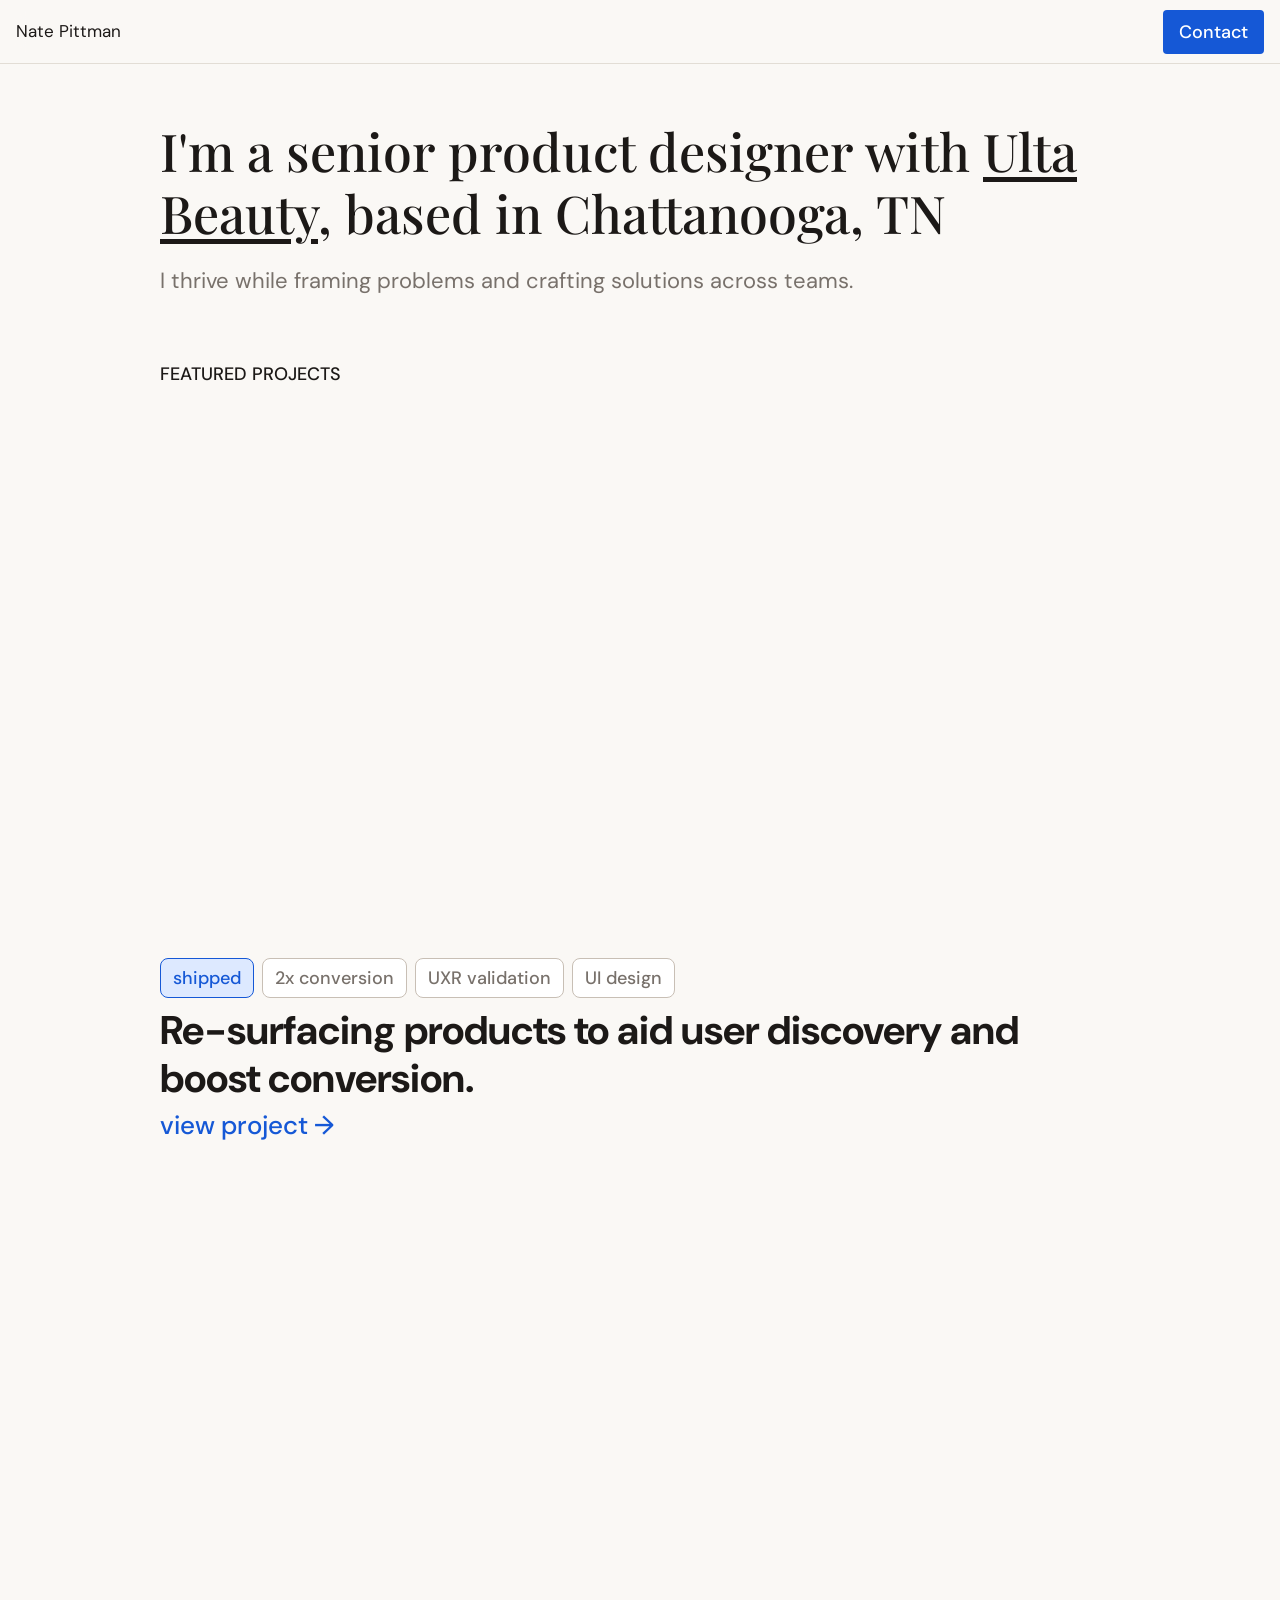
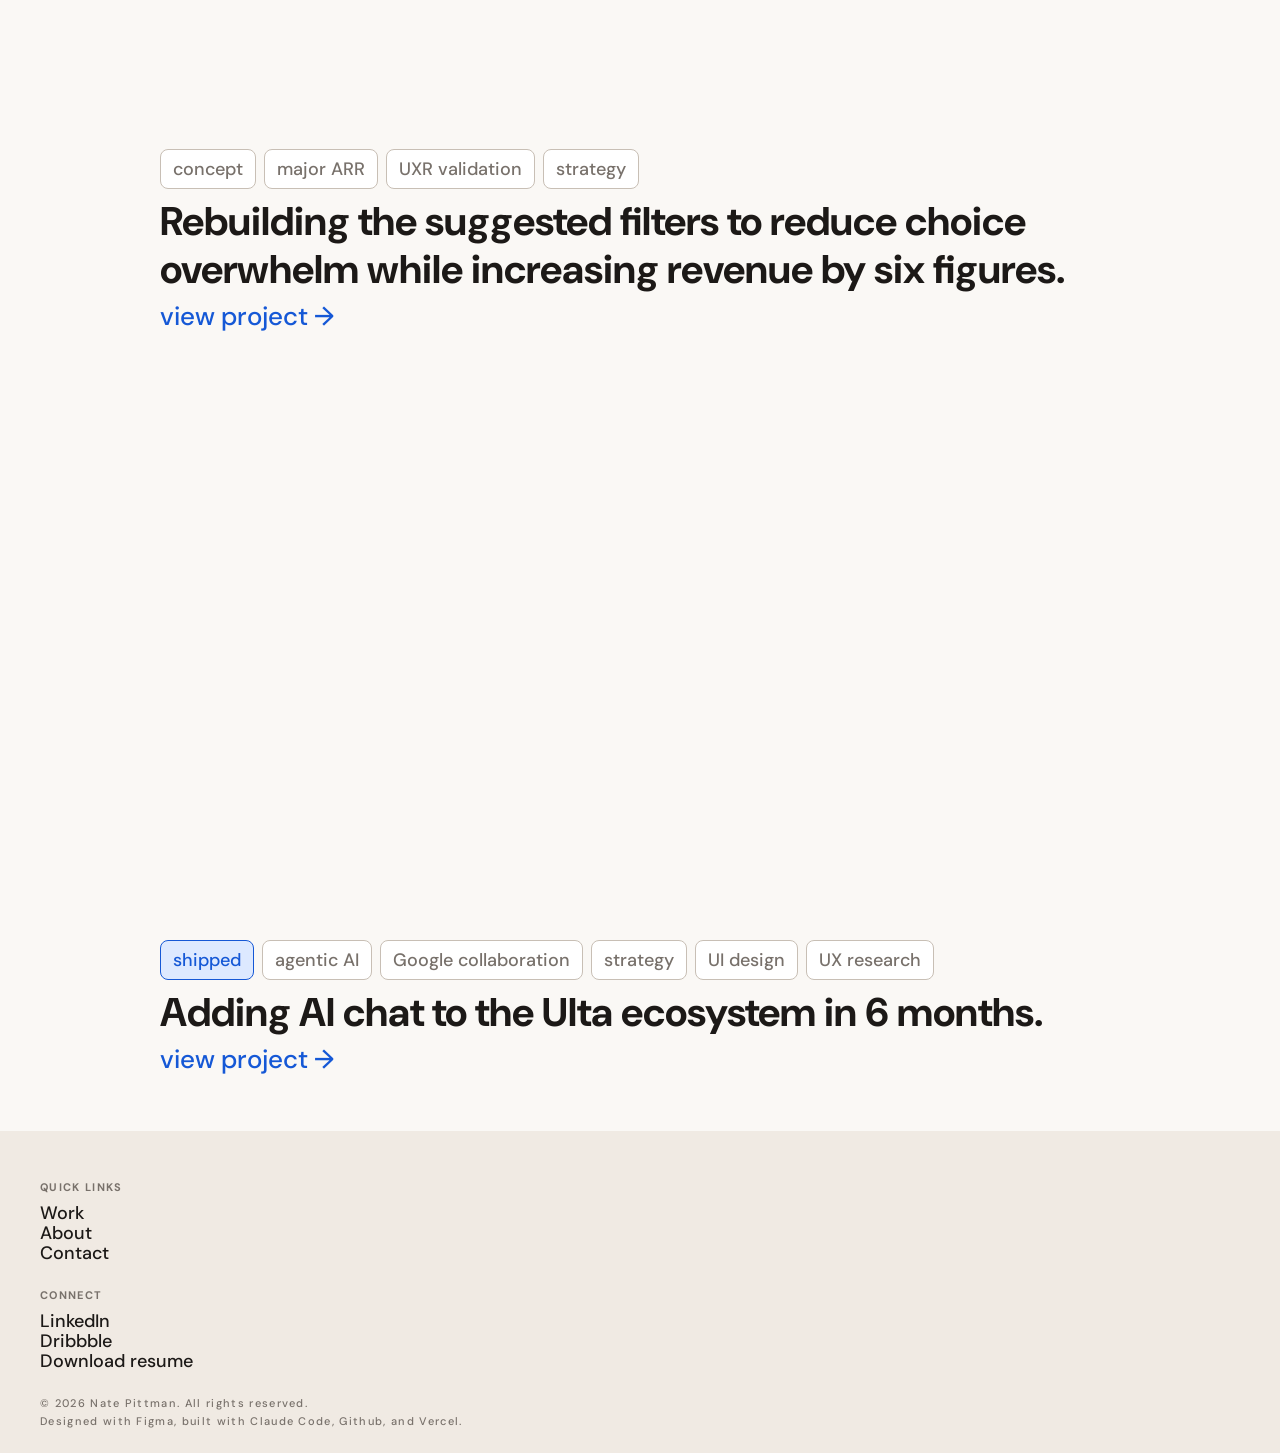
<file: index.html>
<!DOCTYPE html>
<html lang="en">
<head>
  <meta charset="UTF-8" />
  <meta name="viewport" content="width=device-width, initial-scale=1.0" />
  <title>Nate Pittman — Product Designer</title>
  <link rel="stylesheet" href="css/style.css" />
</head>
<body>

  <!-- Navigation — fixed to top of screen, stays visible while scrolling -->
  <nav class="nav">
    <!-- "NJP" on mobile, "Nate Pittman" on desktop — toggled via CSS -->
    <span class="nav-wordmark">
      <span class="nav-wordmark-mobile">NJP</span>
      <span class="nav-wordmark-desktop">Nate Pittman</span>
    </span>
    <a href="#contact" class="btn-primary">Contact</a>
  </nav>

  <!-- Main content — padding-top pushes everything below the fixed nav -->
  <main class="main">

    <!-- Hero section — headline with inline company link, bio -->
    <section class="hero">
      <div class="site-container">
        <div class="hero-copy">

          <!--
            The heading is now a single sentence with Ulta Beauty as an inline
            underlined link — it inherits the heading color, not accent blue.
          -->
          <h1 class="hero-heading">I'm a senior product designer with <a href="https://www.ulta.com" class="hero-company-link" target="_blank" rel="noopener">Ulta Beauty</a>, based in Chattanooga, TN</h1>

          <p class="hero-bio">I thrive while framing problems and crafting solutions across teams.</p>

        </div>
      </div>
    </section>

    <!-- Project grid — featured case studies -->
    <section class="grid-section">
      <div class="site-container">

        <p class="grid-eyebrow">Featured Projects</p>

        <div class="project-grid">

          <!-- Card 1: Recently viewed rail -->
          <article class="card-project">
            <!-- card-image now holds only the thumbnail — tags moved to card-details below -->
            <a href="case-study-1.html" class="card-image">
              <picture>
                <source media="(min-width: 768px)" srcset="assets/images/case-study-1/thumbnail/image-thumbnail-recentlyviewed-lg.png">
                <img src="assets/images/case-study-1/thumbnail/image-thumbnail-recentlyviewed-sm.png" alt="Recently viewed rail in Ulta search" />
              </picture>
            </a>
            <div class="card-details">
              <div class="tag-rail">
                <span class="tag tag-shipped">shipped</span>
                <span class="tag tag-neutral">2x conversion</span>
                <span class="tag tag-neutral">UXR validation</span>
                <span class="tag tag-neutral desktop-only">UI design</span>
              </div>
              <p class="card-title">Re-surfacing products to aid user discovery and boost conversion.</p>
              <a href="case-study-1.html" class="btn-tertiary">view project →</a>
            </div>
          </article>

          <!-- Card 2: Filter & guided navigation evolution -->
          <article class="card-project">
            <a href="case-study-2.html" class="card-image">
              <picture>
                <source media="(min-width: 768px)" srcset="assets/images/case-study-2/thumbnail/image-thumbnail-filterguidednav-lg.png">
                <img src="assets/images/case-study-2/thumbnail/image-thumbnail-filterguidednav-sm.png" alt="Filter and guided navigation evolution" />
              </picture>
            </a>
            <div class="card-details">
              <div class="tag-rail">
                <span class="tag tag-neutral">concept</span>
                <span class="tag tag-neutral">major ARR</span>
                <span class="tag tag-neutral mobile-only">analytics</span>
                <span class="tag tag-neutral desktop-only">UXR validation</span>
                <span class="tag tag-neutral">strategy</span>
              </div>
              <p class="card-title">Rebuilding the suggested filters to reduce choice overwhelm while increasing revenue by six figures.</p>
              <a href="case-study-2.html" class="btn-tertiary">view project →</a>
            </div>
          </article>

          <!-- Card 3: Ulta AI MVP -->
          <article class="card-project">
            <a href="#" class="card-image">
              <picture>
                <source media="(min-width: 768px)" srcset="assets/images/case-study-3/thumbnail/image-thumbnail-aimvp-lg.png">
                <img src="assets/images/case-study-3/thumbnail/image-thumbnail-aimvp-sm.png" alt="Ulta AI MVP" />
              </picture>
            </a>
            <div class="card-details">
              <div class="tag-rail">
                <span class="tag tag-shipped">shipped</span>
                <span class="tag tag-neutral">agentic AI</span>
                <span class="tag tag-neutral mobile-only">Google</span>
                <span class="tag tag-neutral desktop-only">Google collaboration</span>
                <span class="tag tag-neutral">strategy</span>
                <span class="tag tag-neutral desktop-only">UI design</span>
                <span class="tag tag-neutral desktop-only">UX research</span>
              </div>
              <p class="card-title">Adding AI chat to the Ulta ecosystem in 6 months.</p>
              <a href="#" class="btn-tertiary">view project →</a>
            </div>
          </article>

        </div>
      </div>
    </section>

    <!-- Footer -->
    <footer class="footer">

      <!-- Quick Links -->
      <div class="footer-section">
        <p class="grid-eyebrow">Quick Links</p>
        <nav class="footer-links">
          <a href="#" class="footer-link">Work</a>
          <a href="#" class="footer-link">About</a>
          <a href="#" class="footer-link">Contact</a>
        </nav>
      </div>

      <!-- Connect / Social -->
      <div class="footer-section">
        <p class="grid-eyebrow">Connect</p>
        <nav class="footer-links">
          <a href="#" class="footer-link">LinkedIn</a>
          <a href="#" class="footer-link">Dribbble</a>
          <a href="#" class="footer-link">Download resume</a>
        </nav>
      </div>

      <!-- Legal -->
      <div class="footer-legal">
        <p>© 2026 Nate Pittman. All rights reserved.</p>
        <p>Designed with Figma, built with Claude Code, Github, and Vercel.</p>
      </div>

    </footer>

  </main>

</body>
</html>
</file>
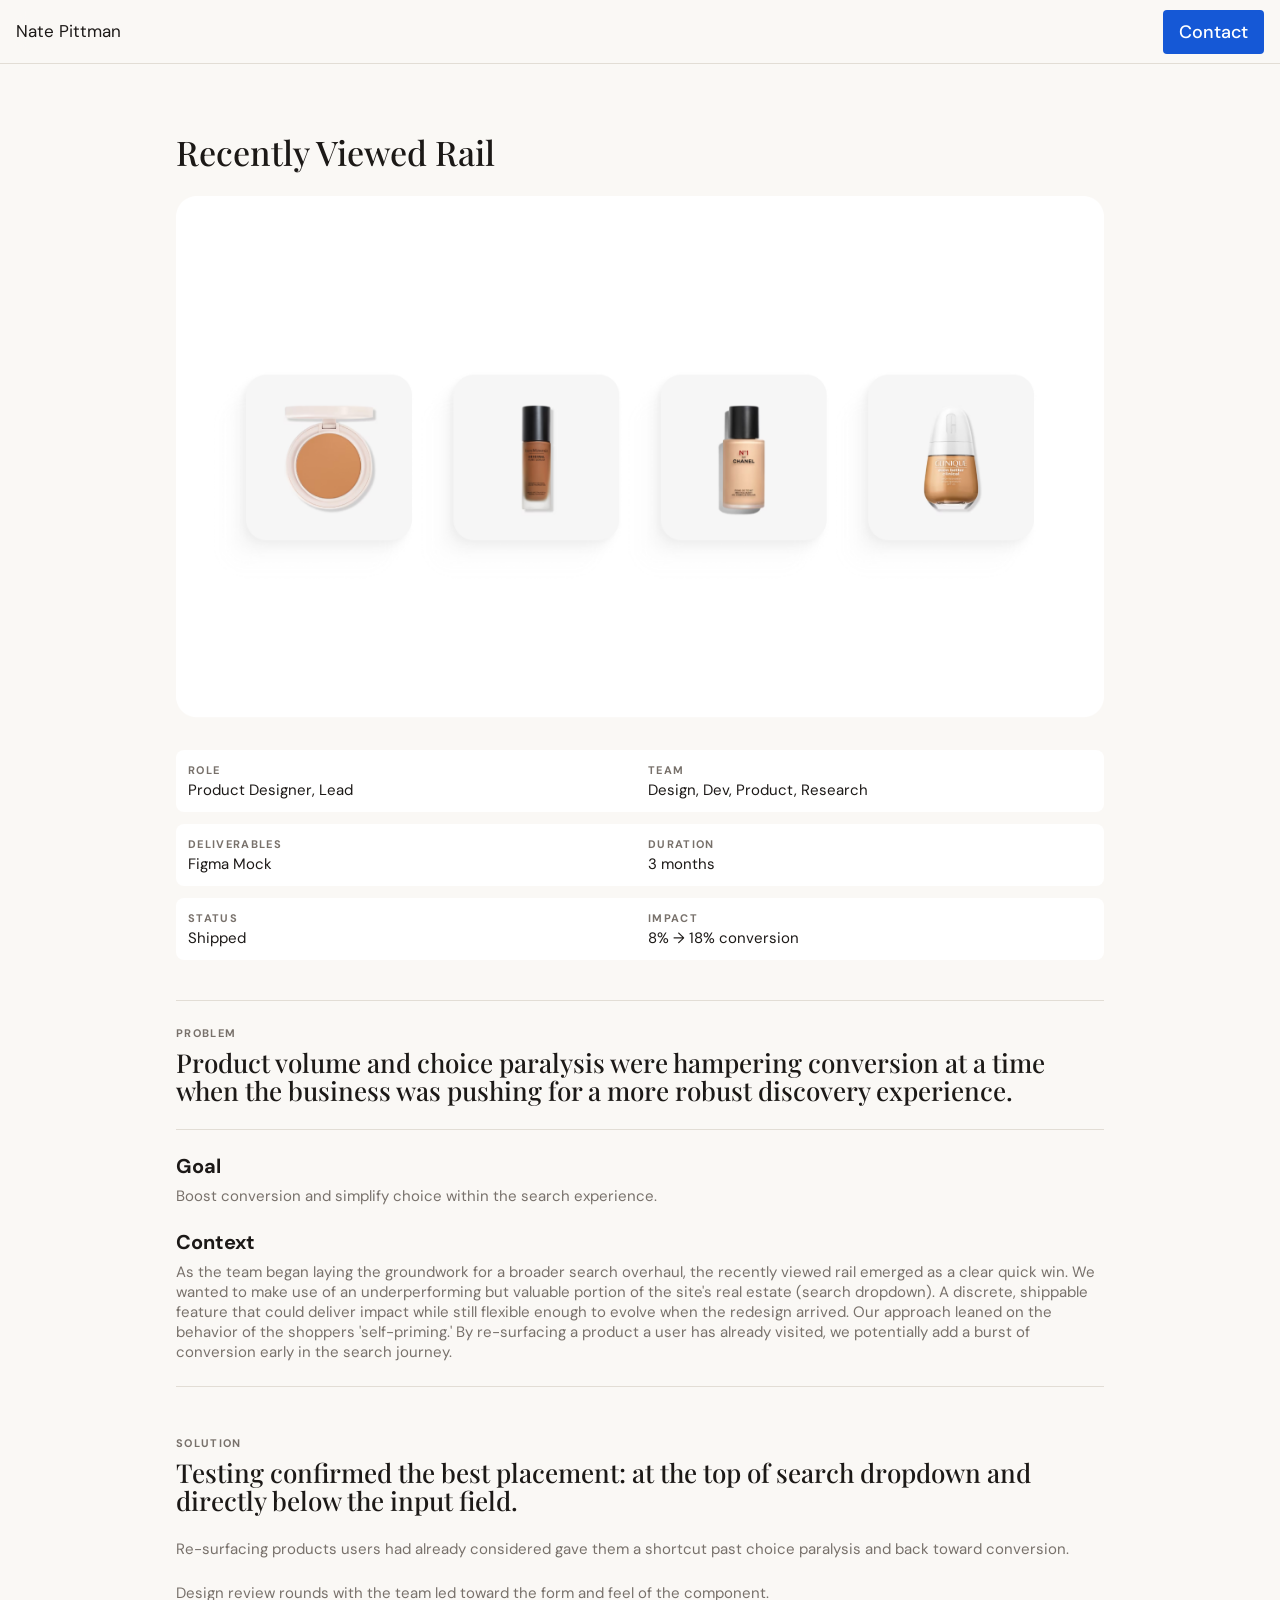
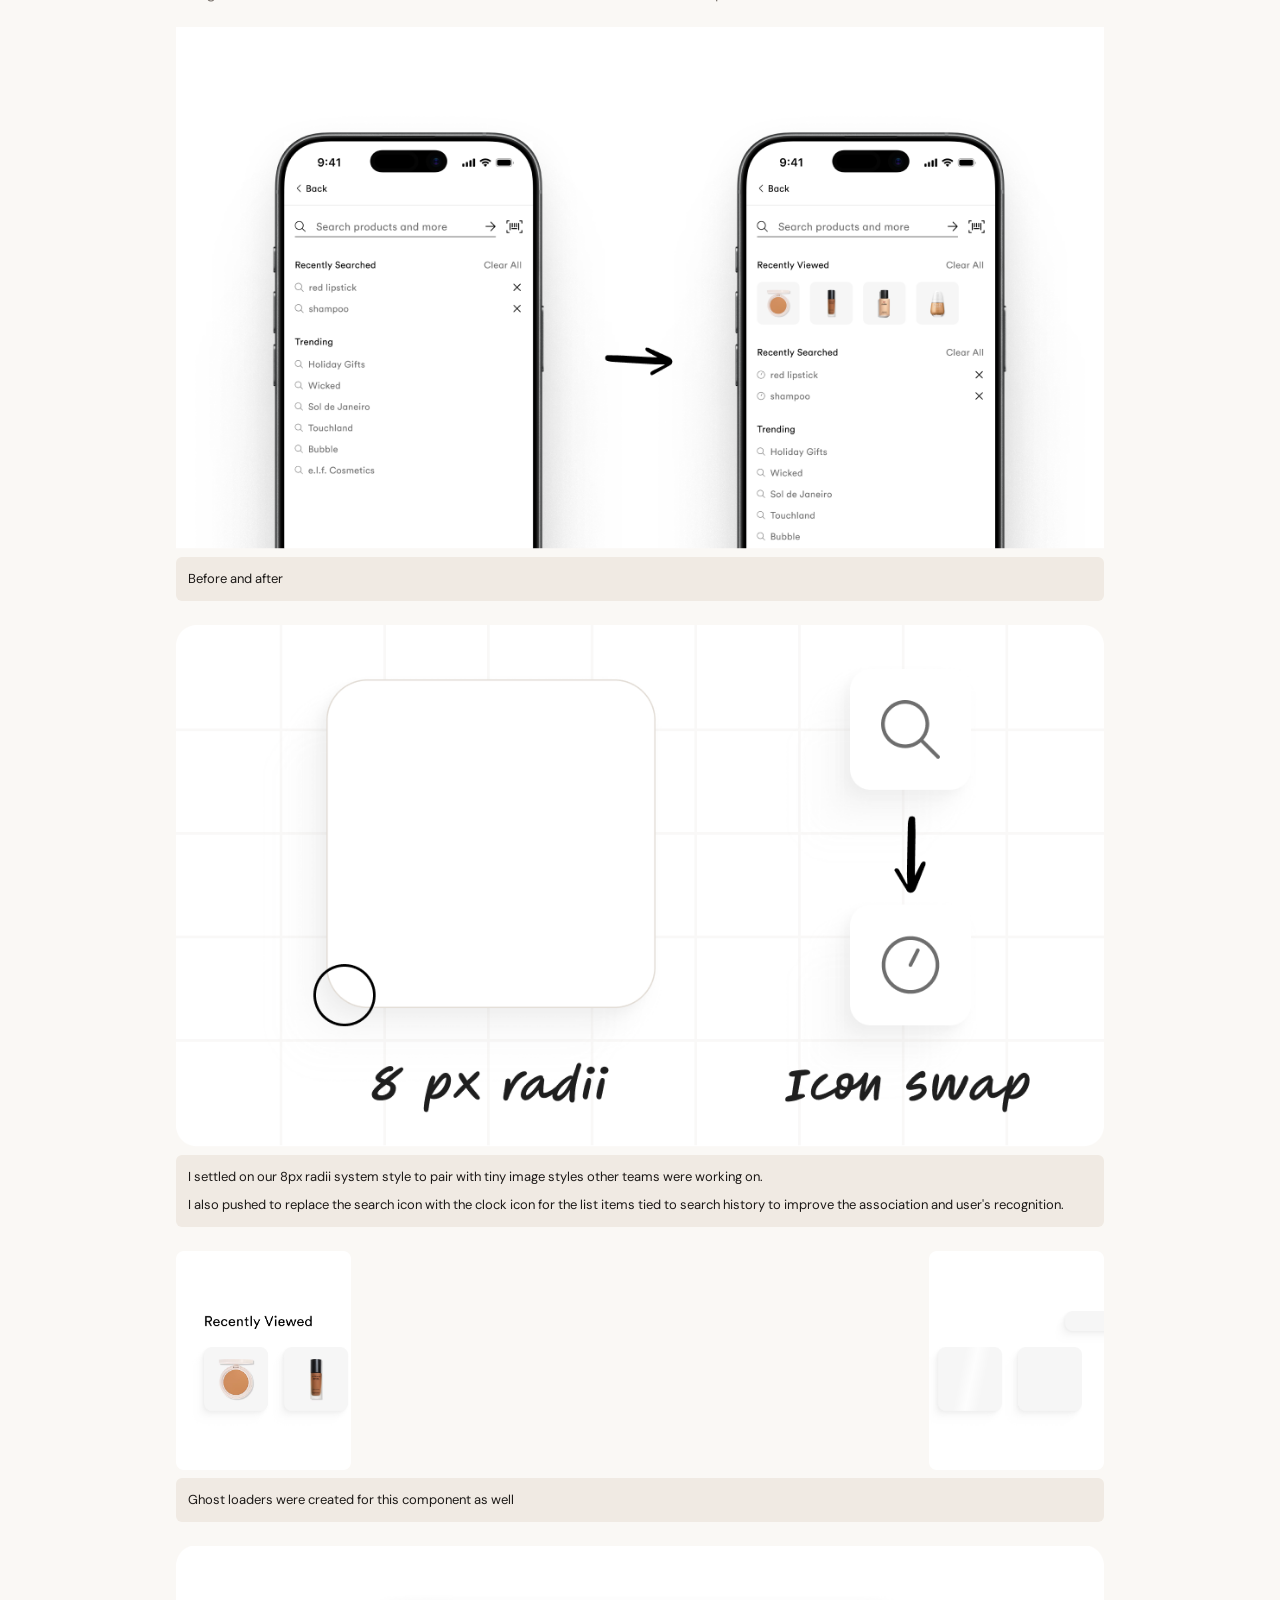
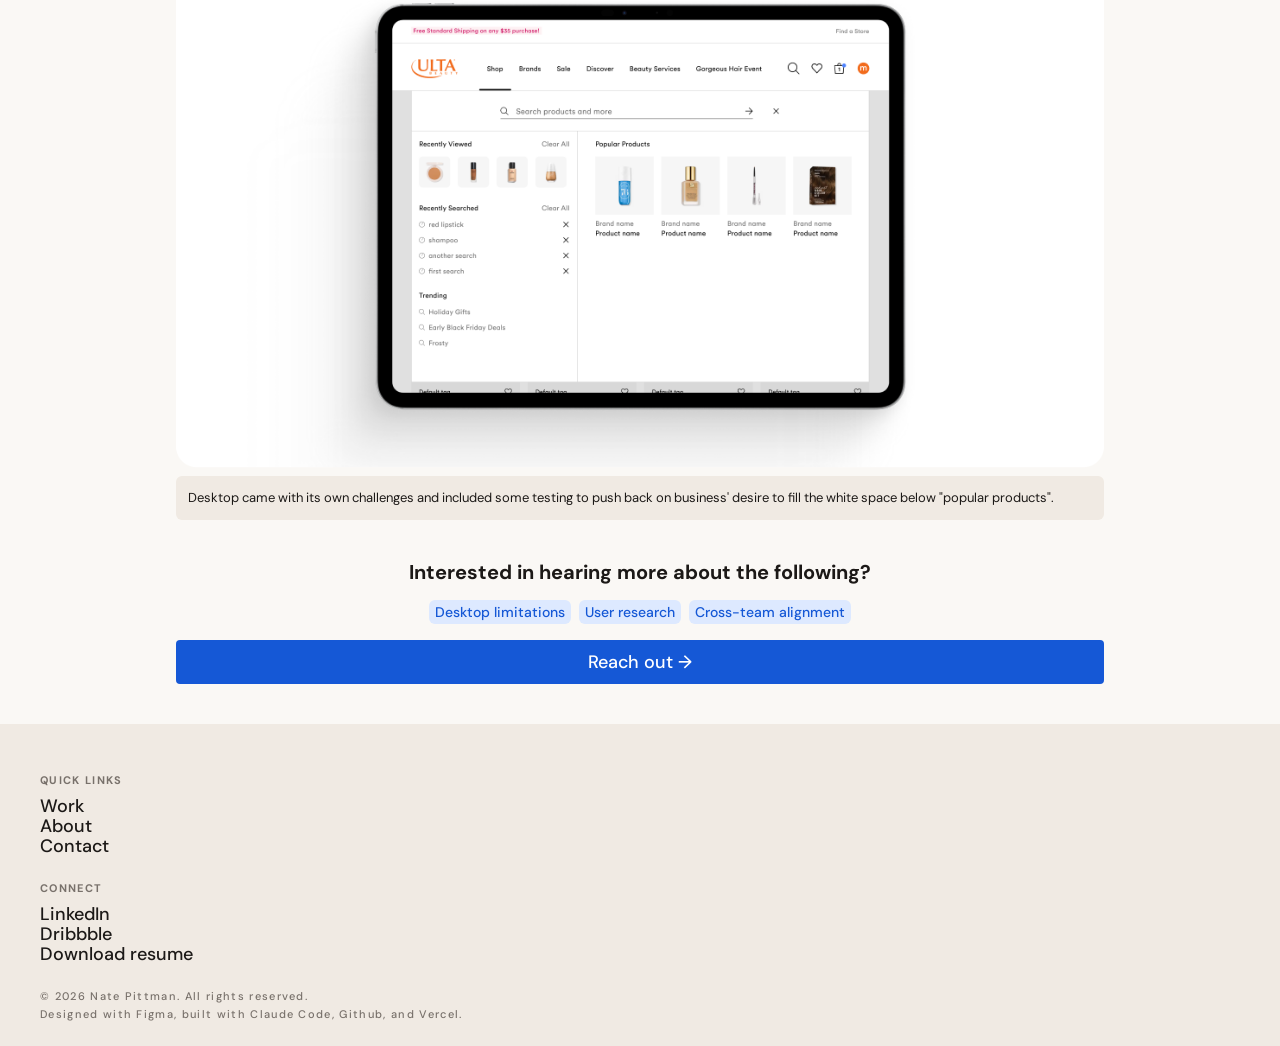
<file: case-study-1.html>
<!DOCTYPE html>
<html lang="en">
<head>
  <meta charset="UTF-8" />
  <meta name="viewport" content="width=device-width, initial-scale=1.0" />
  <title>Recently Viewed Rail — Nate Pittman</title>
  <link rel="stylesheet" href="css/style.css" />
</head>
<body>

  <!-- Navigation — same glass nav as homepage; wordmark links back to homepage -->
  <nav class="nav">
    <a href="index.html" class="nav-wordmark">Nate Pittman</a>
    <a href="index.html#contact" class="btn-primary">Contact</a>
  </nav>

  <!-- Main content — padding-top: 64px in CSS clears the fixed nav -->
  <main class="main">

    <!-- Extra space below the nav, matching case-study-2.html -->
    <div class="cs-header-spacer"></div>

    <!-- Page title -->
    <section class="cs-header">
      <h1 class="cs-title">Recently Viewed Rail</h1>
    </section>

    <!-- Hero image — full-width 16:9 -->
    <section class="cs-hero">
      <img
        src="assets/images/case-study-1/image-casestudy1-hero.png"
        alt="Recently viewed rail in Ulta Beauty search"
        class="cs-image-full"
      />
    </section>

    <!-- Overview bar — role, team, deliverables, duration, status, impact -->
    <section class="cs-overview">

      <div class="meta-card">
        <div class="meta-cell">
          <p class="grid-eyebrow">Role</p>
          <p class="meta-value">Product Designer, Lead</p>
        </div>
        <div class="meta-cell">
          <p class="grid-eyebrow">Team</p>
          <p class="meta-value">Design, Dev, Product, Research</p>
        </div>
      </div>

      <div class="meta-card">
        <div class="meta-cell">
          <p class="grid-eyebrow">Deliverables</p>
          <p class="meta-value">Figma Mock</p>
        </div>
        <div class="meta-cell">
          <p class="grid-eyebrow">Duration</p>
          <p class="meta-value">3 months</p>
        </div>
      </div>

      <div class="meta-card">
        <div class="meta-cell">
          <p class="grid-eyebrow">Status</p>
          <p class="meta-value">Shipped</p>
        </div>
        <div class="meta-cell">
          <p class="grid-eyebrow">Impact</p>
          <p class="meta-value">8% → 18% conversion</p>
        </div>
      </div>

    </section>

    <!-- Problem section -->
    <section class="cs-section">

      <div class="section-divider"></div>

      <!-- Eyebrow + problem statement -->
      <div class="cs-section-header">
        <p class="grid-eyebrow">Problem</p>
        <h2 class="cs-section-title">Product volume and choice paralysis were hampering conversion at a time when the business was pushing for a more robust discovery experience.</h2>
      </div>

      <div class="section-divider"></div>

      <!-- Goal -->
      <div class="cs-text-block">
        <h3 class="cs-subsection-title">Goal</h3>
        <p class="cs-body-muted">Boost conversion and simplify choice within the search experience.</p>
      </div>

      <!-- Context -->
      <div class="cs-text-block">
        <h3 class="cs-subsection-title">Context</h3>
        <p class="cs-body-muted">As the team began laying the groundwork for a broader search overhaul, the recently viewed rail emerged as a clear quick win. We wanted to make use of an underperforming but valuable portion of the site's real estate (search dropdown). A discrete, shippable feature that could deliver impact while still flexible enough to evolve when the redesign arrived. Our approach leaned on the behavior of the shoppers 'self-priming.' By re-surfacing a product a user has already visited, we potentially add a burst of conversion early in the search journey.</p>
      </div>

      <div class="section-divider"></div>

    </section>

    <!-- Solution section -->
    <section class="cs-section">

      <!-- Eyebrow + solution statement -->
      <div class="cs-section-header">
        <p class="grid-eyebrow">Solution</p>
        <h2 class="cs-section-title">Testing confirmed the best placement: at the top of search dropdown and directly below the input field.</h2>
      </div>

      <!-- Solution subtext — two short paragraphs -->
      <p class="cs-body-muted">Re-surfacing products users had already considered gave them a shortcut past choice paralysis and back toward conversion.</p>
      <p class="cs-body-muted">Design review rounds with the team led toward the form and feel of the component.</p>

      <!-- Image 1: Before and after -->
      <div class="cs-image-caption">
        <img
          src="assets/images/case-study-1/image-casestudy1-beforeafter.png"
          alt="Before and after comparison of the search dropdown"
          class="cs-image-full"
        />
        <div class="cs-caption">Before and after</div>
      </div>

      <!-- Image 2: Design details — radii and clock icon -->
      <div class="cs-image-caption">
        <img
          src="assets/images/case-study-1/image-casestudy1-details.png"
          alt="Design details showing component radii and icon decisions"
          class="cs-image-full"
        />
        <div class="cs-caption">
          <p>I settled on our 8px radii system style to pair with tiny image styles other teams were working on.</p>
          <p>I also pushed to replace the search icon with the clock icon for the list items tied to search history to improve the association and user's recognition.</p>
        </div>
      </div>

      <!-- Image 3: Two-up portraits — ghost loaders -->
      <div class="cs-image-caption">
        <div class="cs-two-up">
          <img
            src="assets/images/case-study-1/image-gallery-a.png"
            alt="Ghost loader state A"
          />
          <img
            src="assets/images/case-study-1/image-gallery-b.png"
            alt="Ghost loader state B"
          />
        </div>
        <div class="cs-caption">Ghost loaders were created for this component as well</div>
      </div>

      <!-- Image 4: Desktop challenges -->
      <div class="cs-image-caption">
        <img
          src="assets/images/case-study-1/image-casestudy1-desktop.png"
          alt="Desktop layout showing placement challenges"
          class="cs-image-full"
        />
        <div class="cs-caption">Desktop came with its own challenges and included some testing to push back on business' desire to fill the white space below "popular products".</div>
      </div>

      <!-- CTA block -->
      <div class="cs-cta">
        <h3 class="cs-cta-heading">Interested in hearing more about the following?</h3>
        <div class="cs-cta-tags">
          <span class="tag tag-accent">Desktop limitations</span>
          <span class="tag tag-accent">User research</span>
          <span class="tag tag-accent">Cross-team alignment</span>
        </div>
        <a href="index.html#contact" class="btn-reach-out">Reach out →</a>
      </div>

    </section>

    <!-- Footer — same structure as homepage -->
    <footer class="footer">

      <div class="footer-section">
        <p class="grid-eyebrow">Quick Links</p>
        <nav class="footer-links">
          <a href="index.html" class="footer-link">Work</a>
          <a href="#" class="footer-link">About</a>
          <a href="index.html#contact" class="footer-link">Contact</a>
        </nav>
      </div>

      <div class="footer-section">
        <p class="grid-eyebrow">Connect</p>
        <nav class="footer-links">
          <a href="#" class="footer-link">LinkedIn</a>
          <a href="#" class="footer-link">Dribbble</a>
          <a href="#" class="footer-link">Download resume</a>
        </nav>
      </div>

      <div class="footer-legal">
        <p>© 2026 Nate Pittman. All rights reserved.</p>
        <p>Designed with Figma, built with Claude Code, Github, and Vercel.</p>
      </div>

    </footer>

  </main>

</body>
</html>
</file>
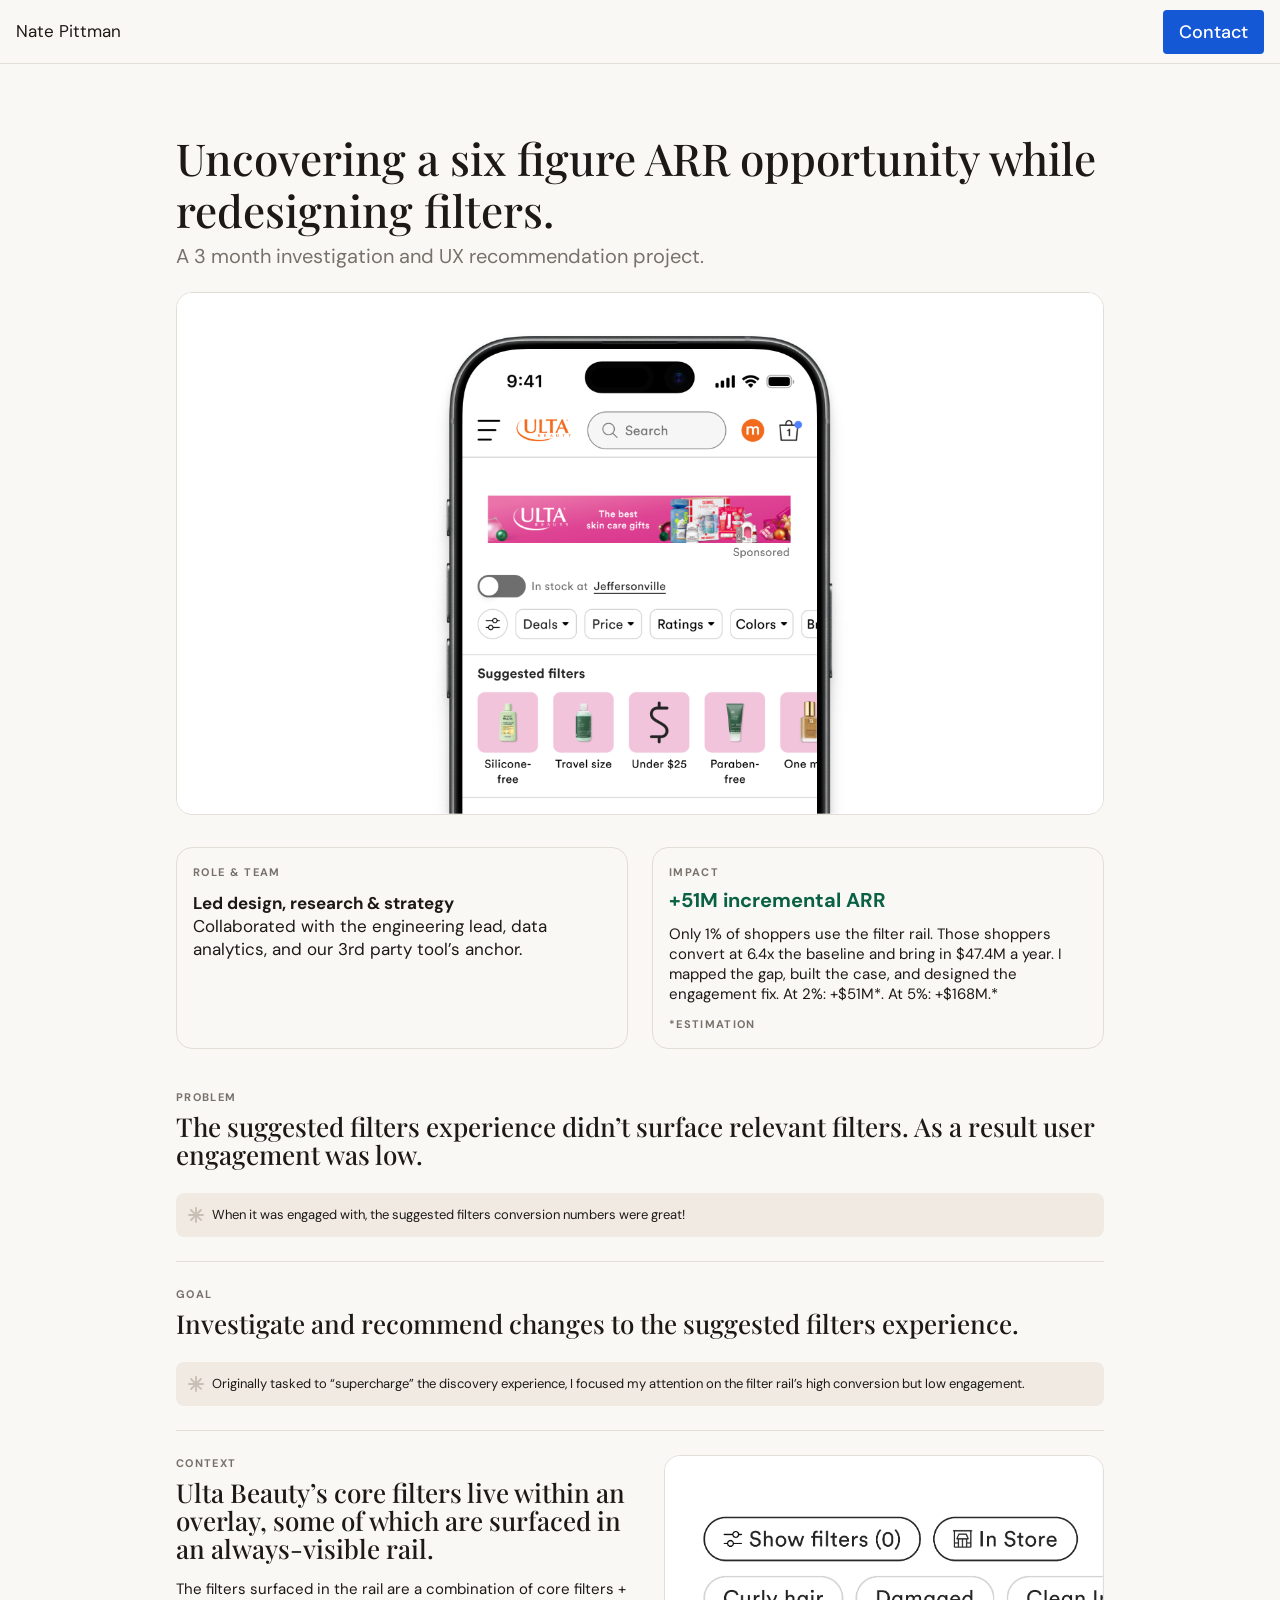
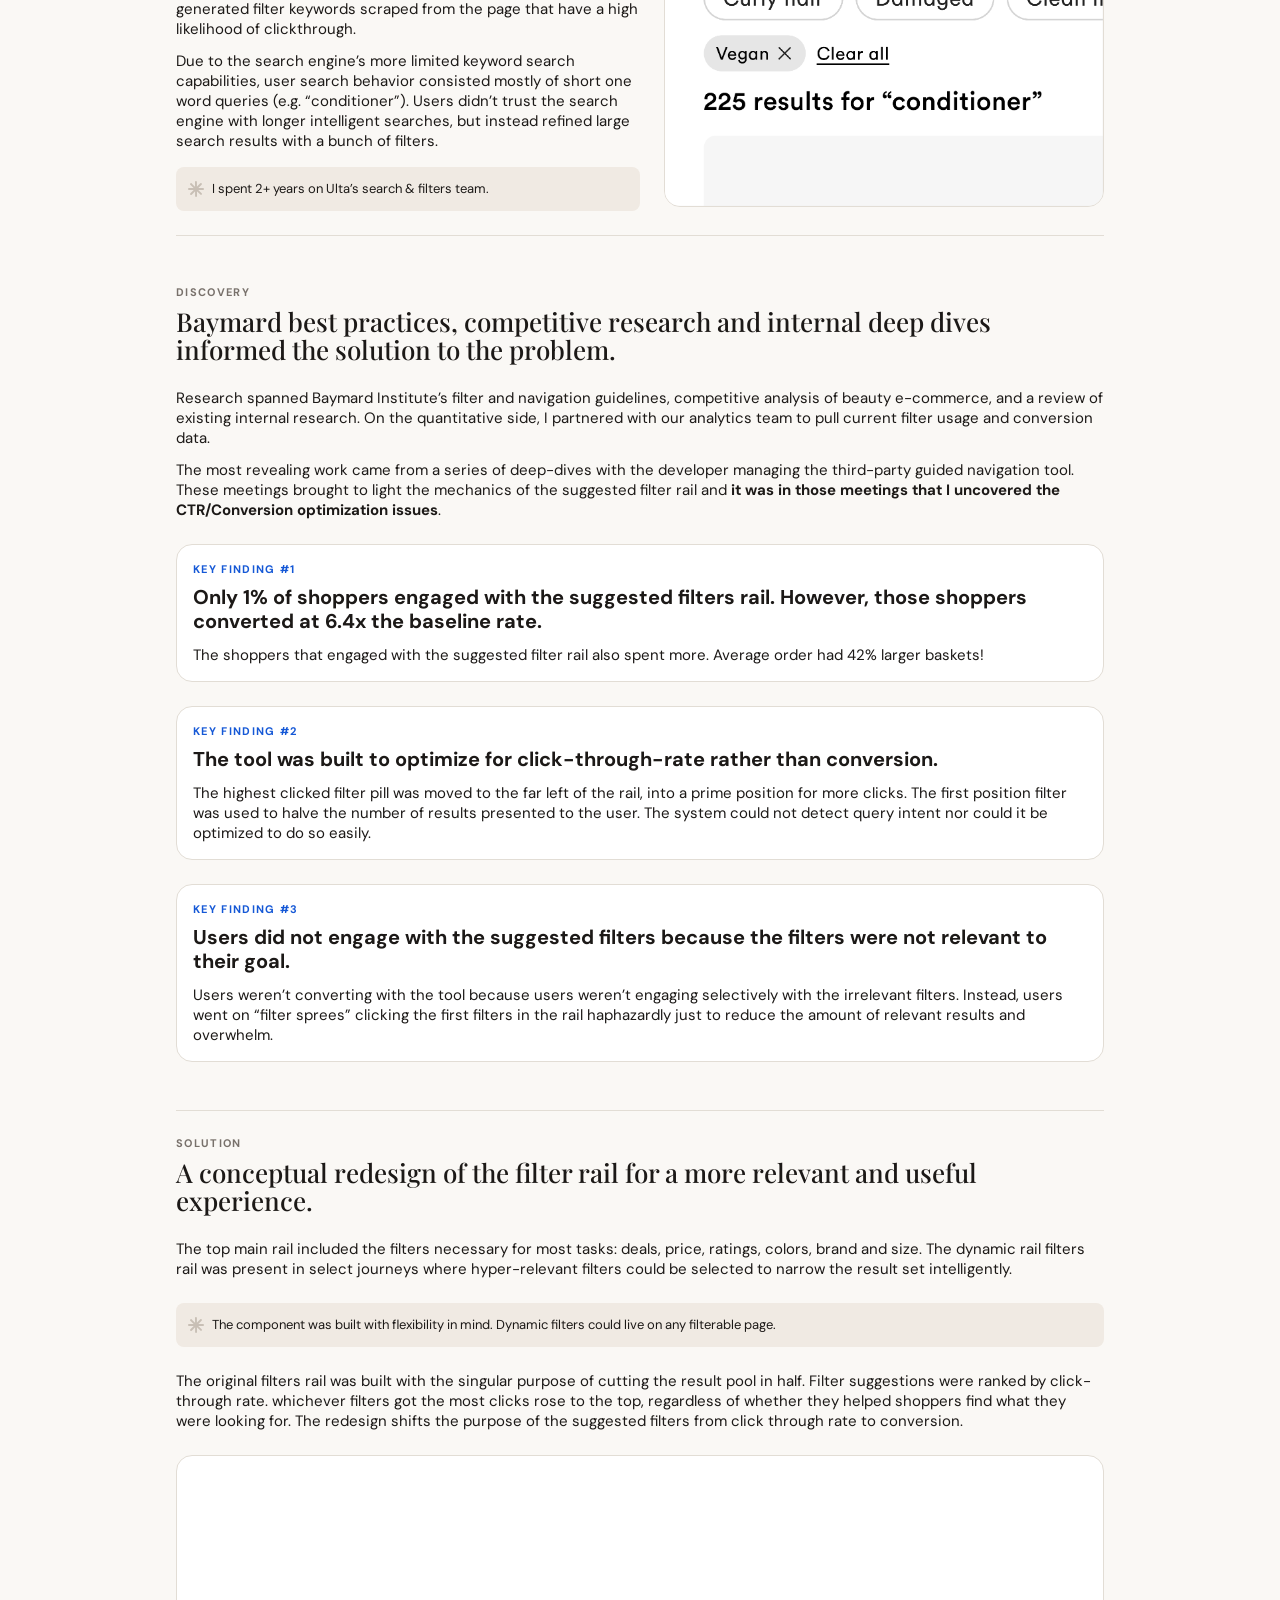
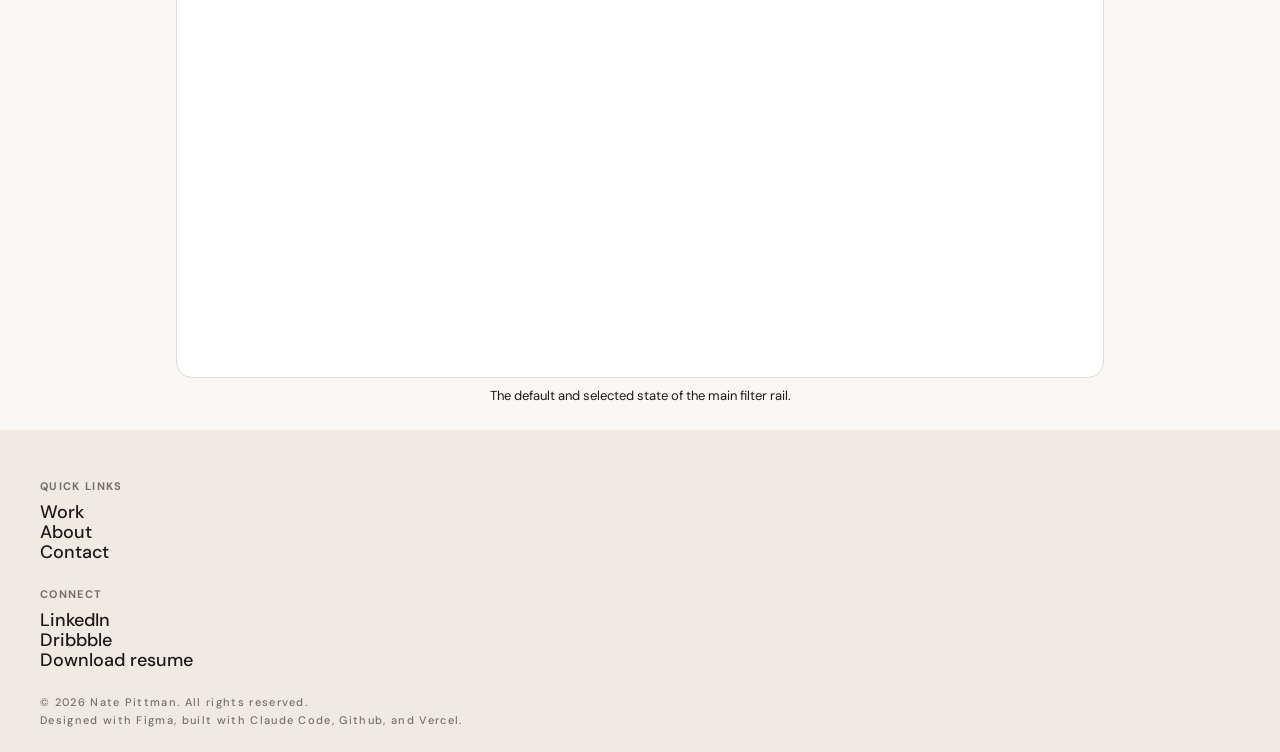
<file: case-study-2.html>
<!DOCTYPE html>
<html lang="en">
<head>
  <meta charset="UTF-8" />
  <meta name="viewport" content="width=device-width, initial-scale=1.0" />
  <title>Filters &amp; Guided Navigation — Nate Pittman</title>
  <link rel="stylesheet" href="css/style.css" />
</head>
<body>

  <!-- Navigation — same glass nav as homepage; wordmark links back to homepage -->
  <nav class="nav">
    <a href="index.html" class="nav-wordmark">Nate Pittman</a>
    <a href="index.html#contact" class="btn-primary">Contact</a>
  </nav>

  <!-- Main content — padding-top: 64px in CSS clears the fixed nav -->
  <main class="main">

    <!-- Extra space below the nav, matching Figma's spacer -->
    <div class="cs-header-spacer"></div>

    <!-- Page title — uses the larger Display headline + subhead, new pattern for this case study -->
    <section class="cs-header">
      <h1 class="cs-title-lg">Uncovering a six figure ARR opportunity while redesigning filters.</h1>
      <p class="cs-subtitle-regular">A 3 month investigation and UX recommendation project.</p>
    </section>

    <!-- Hero image — bordered card, not edge-to-edge like CS1's hero -->
    <section class="cs-hero">
      <div class="cs-image-card">
        <img
          src="assets/images/case-study-2/image-casestudy2-hero.png"
          alt="Ulta Beauty search results with the filter and guided navigation rail"
          class="cs-image-full"
        />
      </div>
    </section>

    <!-- TL;DR row — Role & Team / Impact, new narrative overview pattern -->
    <section class="cs-tldr">
      <div class="tldr-row">

        <div class="tldr-card">
          <p class="grid-eyebrow">Role &amp; Team</p>
          <div>
            <p class="tldr-lead">Led design, research &amp; strategy</p>
            <p class="tldr-body">Collaborated with the engineering lead, data analytics, and our 3rd party tool’s anchor.</p>
          </div>
        </div>

        <div class="tldr-card">
          <div class="cs-text-block">
            <p class="grid-eyebrow">Impact</p>
            <p class="tldr-impact-figure">+51M incremental ARR</p>
          </div>
          <p class="meta-value">Only 1% of shoppers use the filter rail. Those shoppers convert at 6.4x the baseline and bring in $47.4M a year. I mapped the gap, built the case, and designed the engagement fix. At 2%: +$51M*. At 5%: +$168M.*</p>
          <p class="grid-eyebrow">*Estimation</p>
        </div>

      </div>
    </section>

    <!-- Problem / Goal / Context -->
    <section class="cs-section">

      <div class="cs-text-block">
        <p class="grid-eyebrow">Problem</p>
        <h2 class="cs-section-title">The suggested filters experience didn’t surface relevant filters. As a result user engagement was low.</h2>
      </div>
      <div class="context-block">
        <img src="assets/images/case-study-2/icon-asterisk.svg" alt="" class="context-icon" />
        <p class="context-text">When it was engaged with, the suggested filters conversion numbers were great!</p>
      </div>

      <div class="section-divider"></div>

      <div class="cs-text-block">
        <p class="grid-eyebrow">Goal</p>
        <h2 class="cs-section-title">Investigate and recommend changes to the suggested filters experience.</h2>
      </div>
      <div class="context-block">
        <img src="assets/images/case-study-2/icon-asterisk.svg" alt="" class="context-icon" />
        <p class="context-text">Originally tasked to “supercharge” the discovery experience, I focused my attention on the filter rail’s high conversion but low engagement.</p>
      </div>

      <div class="section-divider"></div>

      <div class="cs-context-row">
        <div class="cs-context-column">
          <div class="cs-text-block">
            <p class="grid-eyebrow">Context</p>
            <h2 class="cs-section-title">Ulta Beauty’s core filters live within an overlay, some of which are surfaced in an always-visible rail.</h2>
          </div>
          <div class="cs-body-group">
            <p class="meta-value">The filters surfaced in the rail are a combination of core filters + generated filter keywords scraped from the page that have a high likelihood of clickthrough.</p>
            <p class="meta-value">Due to the search engine’s more limited keyword search capabilities, user search behavior consisted mostly of short one word queries (e.g. “conditioner”). Users didn’t trust the search engine with longer intelligent searches, but instead refined large search results with a bunch of filters.</p>
          </div>
          <div class="context-block">
            <img src="assets/images/case-study-2/icon-asterisk.svg" alt="" class="context-icon" />
            <p class="context-text">I spent 2+ years on Ulta’s search &amp; filters team.</p>
          </div>
        </div>
        <div class="cs-image-card context-image">
          <img
            src="assets/images/case-study-2/image-casestudy2-filterrail.png"
            alt="Filter rail showing applied filters and result count for a conditioner search"
          />
        </div>
      </div>

      <div class="section-divider"></div>

    </section>

    <!-- Discovery -->
    <section class="cs-section">

      <div class="cs-text-block">
        <p class="grid-eyebrow">Discovery</p>
        <h2 class="cs-section-title">Baymard best practices, competitive research and internal deep dives informed the solution to the problem.</h2>
      </div>
      <div class="cs-body-group">
        <p class="meta-value">Research spanned Baymard Institute’s filter and navigation guidelines, competitive analysis of beauty e-commerce, and a review of existing internal research. On the quantitative side, I partnered with our analytics team to pull current filter usage and conversion data.</p>
        <p class="meta-value">The most revealing work came from a series of deep-dives with the developer managing the third-party guided navigation tool. These meetings brought to light the mechanics of the suggested filter rail and <strong>it was in those meetings that I uncovered the CTR/Conversion optimization issues</strong>.</p>
      </div>

      <div class="key-finding-card">
        <div class="cs-text-block">
          <p class="grid-eyebrow grid-eyebrow-accent">Key Finding #1</p>
          <p class="key-finding-title">Only 1% of shoppers engaged with the suggested filters rail. However, those shoppers converted at 6.4x the baseline rate.</p>
        </div>
        <p class="meta-value">The shoppers that engaged with the suggested filter rail also spent more. Average order had 42% larger baskets!</p>
      </div>

      <div class="key-finding-card">
        <div class="cs-text-block">
          <p class="grid-eyebrow grid-eyebrow-accent">Key Finding #2</p>
          <p class="key-finding-title">The tool was built to optimize for click-through-rate rather than conversion.</p>
        </div>
        <p class="meta-value">The highest clicked filter pill was moved to the far left of the rail, into a prime position for more clicks. The first position filter was used to halve the number of results presented to the user. The system could not detect query intent nor could it be optimized to do so easily.</p>
      </div>

      <div class="key-finding-card">
        <div class="cs-text-block">
          <p class="grid-eyebrow grid-eyebrow-accent">Key Finding #3</p>
          <p class="key-finding-title">Users did not engage with the suggested filters because the filters were not relevant to their goal.</p>
        </div>
        <p class="meta-value">Users weren’t converting with the tool because users weren’t engaging selectively with the irrelevant filters. Instead, users went on “filter sprees” clicking the first filters in the rail haphazardly just to reduce the amount of relevant results and overwhelm.</p>
      </div>

    </section>

    <!-- Solution -->
    <section class="cs-section">

      <div class="section-divider"></div>

      <div class="cs-text-block">
        <p class="grid-eyebrow">Solution</p>
        <h2 class="cs-section-title">A conceptual redesign of the filter rail for a more relevant and useful experience.</h2>
      </div>
      <p class="meta-value">The top main rail included the filters necessary for most tasks: deals, price, ratings, colors, brand and size. The dynamic rail filters rail was present in select journeys where hyper-relevant filters could be selected to narrow the result set intelligently.</p>
      <div class="context-block">
        <img src="assets/images/case-study-2/icon-asterisk.svg" alt="" class="context-icon" />
        <p class="context-text">The component was built with flexibility in mind. Dynamic filters could live on any filterable page.</p>
      </div>
      <p class="meta-value">The original filters rail was built with the singular purpose of cutting the result pool in half. Filter suggestions were ranked by click-through rate. whichever filters got the most clicks rose to the top, regardless of whether they helped shoppers find what they were looking for. The redesign shifts the purpose of the suggested filters from click through rate to conversion.</p>

      <div class="cs-image-caption">
        <div class="cs-image-card">
          <video class="cs-video-full" autoplay loop muted playsinline>
            <source src="assets/images/case-study-2/video-casestudy2-solution-sm.mp4" type="video/mp4" media="(max-width: 767px)" />
            <source src="assets/images/case-study-2/video-casestudy2-solution.mp4" type="video/mp4" />
          </video>
        </div>
        <p class="cs-caption-plain">The default and selected state of the main filter rail.</p>
      </div>

    </section>

    <!-- Footer — same structure as homepage and CS1 -->
    <footer class="footer">

      <div class="footer-section">
        <p class="grid-eyebrow">Quick Links</p>
        <nav class="footer-links">
          <a href="index.html" class="footer-link">Work</a>
          <a href="#" class="footer-link">About</a>
          <a href="index.html#contact" class="footer-link">Contact</a>
        </nav>
      </div>

      <div class="footer-section">
        <p class="grid-eyebrow">Connect</p>
        <nav class="footer-links">
          <a href="#" class="footer-link">LinkedIn</a>
          <a href="#" class="footer-link">Dribbble</a>
          <a href="#" class="footer-link">Download resume</a>
        </nav>
      </div>

      <div class="footer-legal">
        <p>© 2026 Nate Pittman. All rights reserved.</p>
        <p>Designed with Figma, built with Claude Code, Github, and Vercel.</p>
      </div>

    </footer>

  </main>

</body>
</html>
</file>
<file: css/style.css>
/* ============================================
   GLOBAL STYLES
   Basic reset and site-wide defaults.
   ============================================ */

@import url('https://fonts.googleapis.com/css2?family=Playfair+Display:wght@500&family=DM+Sans:wght@400;500;700&display=swap');
@import 'tokens.css';

/* --- Reset --- */
*, *::before, *::after {
  box-sizing: border-box;
  margin: 0;
  padding: 0;
}

/* --- Base --- */
html {
  font-size: 16px;
}

body {
  background-color: var(--color-background);
  color: var(--color-text);
  font-family: var(--font-body);
  font-size: var(--text-body);
  font-weight: var(--weight-regular);
  line-height: 1.6;
  -webkit-font-smoothing: antialiased;
}

img {
  display: block;
  max-width: 100%;
}

a {
  color: var(--color-accent);
  text-decoration: none;
}

@media (hover: hover) {
  a:hover {
    text-decoration: underline;
  }
}


/* =====================
   LAYOUT
   ===================== */

/* Pushes all page content below the fixed nav so nothing hides underneath it */
.main {
  padding-top: 64px;
}

/*
  site-container — centers content at a max of 960px on desktop.
  Used as an inner wrapper inside sections that need constrained width.
  On mobile it provides the standard 16px side padding.
  On desktop it centers itself and removes the side padding.
*/
.site-container {
  padding: 0 16px;
}

@media (min-width: 768px) {
  .site-container {
    width: 100%;
    max-width: 960px;
    margin: 0 auto;
    padding: 0;
  }
}


/* =====================
   NAVIGATION
   ===================== */

.nav {
  position: fixed;        /* stays at top of screen as you scroll */
  top: 0;
  left: 0;
  right: 0;
  height: 64px;
  display: flex;
  align-items: center;
  justify-content: space-between;
  padding: 10px 16px;
  background-color: rgba(250, 248, 245, 0.80); /* semi-transparent warm off-white — creates the glass base */
  backdrop-filter: blur(12px);               /* blurs content scrolling behind the nav */
  -webkit-backdrop-filter: blur(12px);       /* same blur, required for Safari */
  border-bottom: 1px solid var(--color-border);
  z-index: 100;           /* sits above all other content */
}

/* Shared font styles for both wordmark variants */
.nav-wordmark {
  font-family: var(--font-body);
  font-size: var(--text-body-lg);    /* 17px */
  font-weight: var(--weight-regular);
  line-height: 23px;
  color: var(--color-text);
  white-space: nowrap;
}

/* "NJP" on mobile, "Nate Pittman" on desktop — toggled by breakpoint */
.nav-wordmark-desktop { display: none; }
.nav-wordmark-mobile  { display: inline; }

@media (min-width: 768px) {
  .nav-wordmark-desktop { display: inline; }
  .nav-wordmark-mobile  { display: none; }
}


/* =====================
   BUTTONS
   ===================== */

/* Filled blue button — used in nav and anywhere else later */
.btn-primary {
  display: inline-flex;
  align-items: center;
  justify-content: center;
  background-color: var(--color-accent);
  color: var(--color-text-inverted);
  font-family: var(--font-body);
  font-size: var(--text-button);    /* 18px */
  font-weight: var(--weight-medium);
  line-height: 20px;
  padding: 12px 16px;
  border-radius: 4px;
  text-decoration: none;
  white-space: nowrap;
}

@media (hover: hover) {
  .btn-primary:hover {
    opacity: 0.88;
    text-decoration: none;
  }
}

/* Text link button — "view project →" */
.btn-tertiary {
  display: inline-flex;
  align-items: center;
  width: fit-content;               /* hugs the text, doesn't stretch full width */
  font-family: var(--font-body);
  font-size: var(--text-button);    /* 18px */
  font-weight: var(--weight-medium);
  line-height: 20px;
  color: var(--color-accent);
  text-decoration: none;
  white-space: nowrap;
}

@media (hover: hover) {
  .btn-tertiary:hover {
    background-color: var(--color-accent);
    color: var(--color-text-inverted);
    border-radius: 2px;
    text-decoration: none;
  }
}


/* =====================
   TAGS
   ===================== */

/* Base tag style — reused in hero and project cards */
.tag {
  display: inline-flex;
  align-items: center;
  width: fit-content;               /* hugs the text — prevents stretching in flex containers */
  padding: 4px 6px;
  border-radius: 6px;               /* updated from 4px to match Figma Iteration 2.0 */
  font-family: var(--font-body);
  font-size: var(--text-tag);       /* 14px */
  font-weight: var(--weight-medium);
  line-height: 16px;
  white-space: nowrap;
}

/* Keep old tag classes — still used on case study pages */
.tag-success {
  background-color: var(--color-success-light);
  color: var(--color-success);
}

.tag-accent {
  background-color: var(--color-accent-light);
  color: var(--color-accent);
}

.tag-tertiary {
  background-color: var(--color-card);
  color: var(--color-text-muted);
}

/* --- New tag classes for home page cards (Iteration 2.0) --- */

/* "shipped" — filled accent-blue pill */
.tag-shipped {
  background-color: var(--color-accent-light);
  color: var(--color-accent);
}

/* neutral info tag — white background with a subtle border */
.tag-neutral {
  background-color: var(--color-card);
  color: var(--color-text-muted);
  border: 0.5px solid var(--color-border);
}

/*
  Desktop overrides for tags inside .card-details.
  Scoped to .card-details so they don't affect case study page tags.
  Larger size (18px), more padding (8px top/bottom, 12px sides), softer radius (8px).
*/
@media (min-width: 768px) {
  .card-details .tag {
    font-size: var(--text-desktop-tag); /* 18px */
    line-height: 22px;
    padding: 8px 12px;
    border-radius: 8px;
  }
  /* shipped pill gets a matching accent border on desktop */
  .card-details .tag-shipped {
    border: 0.5px solid var(--color-accent);
  }
  /* neutral tag gets a stronger border on desktop */
  .card-details .tag-neutral {
    border: 0.5px solid var(--color-border-strong);
  }
}


/* =====================
   HERO
   ===================== */

/*
  The hero section uses site-container for horizontal centering/padding.
  On desktop it gets a bottom border to divide it from the project grid,
  matching the thin divider in the Figma layout.
*/
.hero {
  padding: 24px 0;
}

/* H1 and bio stacked with a small gap */
.hero-copy {
  display: flex;
  flex-direction: column;
  gap: 12px;
}

/*
  Main headline — uses H2 size (26px) on mobile.
  Grows to 52px (Desktop Display) at the 768px breakpoint.
*/
.hero-heading {
  font-family: var(--font-display);
  font-size: var(--text-h2);        /* 26px on mobile */
  font-weight: var(--weight-medium);
  line-height: 28px;
  color: var(--color-text);
}

/*
  "Ulta Beauty" inline link inside the heading.
  Inherits the heading's color (dark, not accent blue) and just adds an underline.
  Hover shifts to accent blue so it still feels interactive.
*/
.hero-company-link {
  color: inherit;
  text-decoration: underline;
  text-underline-position: from-font;
}

@media (hover: hover) {
  .hero-company-link:hover {
    color: var(--color-accent);
    text-decoration: none;
  }
}

/* Subtitle / bio text */
.hero-bio {
  font-family: var(--font-body);
  font-size: var(--text-body-lg);   /* 17px */
  font-weight: var(--weight-regular);
  line-height: 23px;
  color: var(--color-text-muted);
}

/* Desktop hero overrides */
@media (min-width: 768px) {
  .hero {
    padding: 56px 0 24px;           /* extra breathing room above, matches Figma spacing */
  }
  .hero-copy {
    gap: 24px;
  }
  .hero-heading {
    font-size: var(--text-desktop-display); /* 52px */
    line-height: 62px;
  }
  .hero-bio {
    font-size: var(--text-desktop-body-lg); /* 22px */
    line-height: 26px;
  }
}


/* =====================
   FOOTER
   ===================== */

.footer {
  display: flex;
  flex-direction: column;
  gap: 24px;
  padding: 48px 16px 24px;          /* extra top padding gives it breathing room from the grid */
  background-color: var(--color-sheet);
}

@media (min-width: 768px) {
  .footer {
    padding: 48px 40px 24px;        /* wider side padding on desktop */
  }
}

/* Each labelled group (Quick Links, Connect) */
.footer-section {
  display: flex;
  flex-direction: column;
  gap: 4px;
}

/* The list of links inside each section */
.footer-links {
  display: flex;
  flex-direction: column;
  padding-top: 4px;
}

/* Individual footer link — dark text, not accent blue */
.footer-link {
  display: inline-flex;
  width: fit-content;
  font-family: var(--font-body);
  font-size: var(--text-button);    /* 18px */
  font-weight: var(--weight-medium);
  line-height: 20px;
  color: var(--color-text);
  text-decoration: none;
}

@media (hover: hover) {
  .footer-link:hover {
    background-color: var(--color-accent);
    color: var(--color-text-inverted);
    border-radius: 2px;
    text-decoration: none;
  }
}

/* Copyright and credits */
.footer-legal {
  display: flex;
  flex-direction: column;
  gap: 2px;
  font-family: var(--font-body);
  font-size: var(--text-eyebrow);   /* 11px */
  font-weight: var(--weight-medium);
  line-height: 16px;
  letter-spacing: var(--tracking-eyebrow);
  color: var(--color-text-muted);
}


/* =====================
   PROJECT GRID
   ===================== */

/*
  grid-section uses site-container internally for horizontal centering.
  Vertical padding lives on the section itself.
*/
.grid-section {
  display: flex;
  flex-direction: column;
  gap: 10px;
  padding: 24px 0;
}

/*
  Eyebrow label — "FEATURED PROJECTS" header above the card list.
  Mobile: 11px bold uppercase tracked-out label.
  Desktop: 18px medium, full text color — more prominent, less label-like.
  Also used in footer (Quick Links, Connect) — those stay at the mobile style always.
*/
.grid-eyebrow {
  font-family: var(--font-body);
  font-size: var(--text-eyebrow);   /* 11px */
  font-weight: var(--weight-bold);
  line-height: 16px;
  letter-spacing: var(--tracking-eyebrow);
  color: var(--color-text-muted);
  text-transform: uppercase;
}

/* Card list */
.project-grid {
  display: flex;
  flex-direction: column;
  gap: 40px;
}

@media (min-width: 768px) {
  .grid-section {
    gap: 16px;
    padding: 48px 0 56px;
  }
  /* Desktop grid label — larger and full text color, distinct from the eyebrow pattern */
  .grid-section .grid-eyebrow {
    font-size: var(--text-desktop-tag); /* 18px */
    font-weight: var(--weight-medium);
    letter-spacing: 0;
    color: var(--color-text);
    margin-bottom: 24px;              /* pushes the card grid away from the label */
  }
  .project-grid {
    gap: 56px;
  }
}

/* Individual project card */
.card-project {
  display: flex;
  flex-direction: column;
  gap: 12px;
}

/*
  card-image — wraps both the thumbnail and the tag rail.

  MOBILE: flex column so the tags flow naturally below the image.
  The img itself gets the border-radius so the container doesn't clip the tags.

  DESKTOP: becomes a fixed-height block with position:relative and overflow:hidden.
  The picture/img fills it absolutely, and the tag rail is pinned to the bottom-left.
*/
.card-image {
  display: flex;
  flex-direction: column;
  transition: transform 0.2s ease, box-shadow 0.2s ease; /* smooth hover animation */
}

@media (hover: hover) {
  .card-project:hover .card-image {
    transform: translateY(-3px);
    box-shadow:
      0px 8px 16px rgba(28, 25, 23, 0.08),
      0px 2px 4px rgba(28, 25, 23, 0.06);
  }
}

/* On mobile the picture element is a block flex-item that wraps the img */
.card-image picture {
  display: block;
  width: 100%;
}

/* Mobile thumbnail — 4:3 aspect ratio with rounded corners */
.card-image img {
  width: 100%;
  aspect-ratio: 4 / 3;
  object-fit: cover;
  border-radius: 8px;
}

@media (min-width: 768px) {
  /* Desktop: aspect-ratio drives the height so it stays 16:9 at any container width */
  .card-image {
    display: block;
    position: relative;
    aspect-ratio: 16 / 9;
    border-radius: 8px;
    overflow: hidden;
  }
  /*
    display:contents removes the <picture> element from the layout entirely —
    the <img> inside it then behaves as a direct child of .card-image,
    which makes position:absolute + inset:0 work cleanly.
  */
  .card-image picture {
    display: contents;
  }
  .card-image img {
    position: absolute;
    inset: 0;
    width: 100%;
    height: 100%;
    aspect-ratio: auto;             /* override the mobile 4:3 ratio */
    border-radius: 0;               /* container clips corners via overflow:hidden */
    object-fit: cover;
  }
}

/* Text content below the image — tag rail, title, view project link */
.card-details {
  display: flex;
  flex-direction: column;
  gap: 8px;                         /* updated from 6px to match Iteration 2.0 spacing */
}

/* Tag row — wraps when there are too many tags for one line */
.tag-rail {
  display: flex;
  flex-wrap: wrap;
  gap: 8px;
}

/* Project title */
.card-title {
  font-family: var(--font-body);
  font-size: var(--text-h3);        /* 20px */
  font-weight: var(--weight-bold);
  line-height: 24px;
  color: var(--color-text);
}

/*
  Utility classes for showing/hiding content at specific breakpoints.
  Works exactly like the NJP vs "Nate Pittman" toggle in the nav.
  desktop-only: hidden on mobile, visible on desktop.
  mobile-only: visible on mobile, hidden on desktop.
*/
.desktop-only { display: none; }
.mobile-only  { display: inline-flex; }

@media (min-width: 768px) {
  /* Card title grows to 40px on desktop — Playfair Display heading weight */
  .card-title {
    font-size: var(--text-desktop-card-title); /* 40px */
    line-height: 48px;
  }
  /* "view project →" link grows to 26px on desktop */
  .btn-tertiary {
    font-size: var(--text-desktop-button); /* 26px */
    line-height: 31px;
  }
  .desktop-only { display: inline-flex; }
  .mobile-only  { display: none; }
}


/* =====================
   CASE STUDY — SHARED
   Styles for all case study pages.
   ===================== */

/* Constrain case study content to 960px and center it on desktop */
@media (min-width: 768px) {
  .cs-header,
  .cs-hero,
  .cs-overview,
  .cs-section,
  .cs-tldr {
    max-width: 960px;
    margin: 0 auto;
    padding-left: 0;
    padding-right: 0;
  }
}

/* Prevent underline when nav-wordmark is used as a back-link on case study pages */
@media (hover: hover) {
  a.nav-wordmark:hover {
    text-decoration: none;
  }
}

/*
  Larger "Display" headline — used on newer case study pages instead of
  cs-title (34px). CS1 keeps cs-title as-is; this is additive, not a replacement.
*/
.cs-title-lg {
  font-family: var(--font-display);
  font-size: var(--text-display);    /* 44px */
  font-weight: var(--weight-medium);
  line-height: 52px;
  color: var(--color-text);
}

/*
  Extra breathing room below the fixed nav on case study pages.
  Mobile: Figma specs 96px — not yet eyeballed in browser, adjust if it feels off.
  Desktop: Figma specs 120px, halved to 60px here to match how it actually reads in browser.
*/
.cs-header-spacer {
  height: 96px;
}

@media (min-width: 768px) {
  .cs-header-spacer {
    height: 60px;
  }
}

/* Subhead sitting under cs-title-lg — two weights, pick per case study in Figma */
.cs-subtitle-bold {
  font-family: var(--font-body);
  font-size: var(--text-h3);         /* 20px, reuses existing token */
  font-weight: var(--weight-bold);
  line-height: 24px;
  color: var(--color-text-muted);
}

.cs-subtitle-regular {
  font-family: var(--font-body);
  font-size: var(--text-h3);         /* 20px, reuses existing token */
  font-weight: var(--weight-regular);
  line-height: 24px;
  color: var(--color-text-muted);
}

/* Card-style frame for hero/solution media — bordered, rounded, white background */
.cs-image-card {
  background-color: var(--color-card);
  border: 1px solid var(--color-border);
  border-radius: 16px;
  overflow: hidden;
}

/* Accent-colored variant of grid-eyebrow — used for "KEY FINDING #" labels */
.grid-eyebrow-accent {
  color: var(--color-accent);
}

/*
  TL;DR row — two-card summary sitting under the hero (Role & Team / Impact).
  New narrative pattern replacing the old meta-card grid, going forward.
*/
.cs-tldr {
  padding: 16px;
}

.tldr-row {
  display: flex;
  flex-direction: column;   /* stacked on mobile — Figma mobile shows the two cards on top of each other */
  gap: 24px;
  align-items: stretch;
  width: 100%;
}

@media (min-width: 768px) {
  .tldr-row {
    flex-direction: row;    /* side by side on desktop, as before */
  }
}

.tldr-card {
  flex: 1;
  display: flex;
  flex-direction: column;
  gap: 12px;
  padding: 16px;
  border: 1px solid var(--color-border);
  border-radius: 16px;
}

/* Bold lead line inside a tldr-card (e.g. "Led design, research & strategy") */
.tldr-lead {
  font-family: var(--font-body);
  font-size: var(--text-body-lg);    /* 17px */
  font-weight: var(--weight-bold);
  line-height: 23px;
  color: var(--color-text);
}

/* Regular paragraph directly under a tldr-lead */
.tldr-body {
  font-family: var(--font-body);
  font-size: var(--text-body-lg);    /* 17px */
  font-weight: var(--weight-regular);
  line-height: 23px;
  color: var(--color-text);
}

/* Big colored figure in the Impact card (e.g. "+51M incremental ARR") */
.tldr-impact-figure {
  font-family: var(--font-body);
  font-size: var(--text-h3);         /* 20px */
  font-weight: var(--weight-bold);
  line-height: 24px;
  color: var(--color-success);
}

/*
  Context callout — small "sheet" background note with an asterisk icon.
  Used throughout Problem/Goal/Context/Solution to add supporting detail.
*/
.context-block {
  display: flex;
  align-items: center;
  gap: 8px;
  width: 100%;
  padding: 12px;
  border-radius: 8px;
  background-color: var(--color-sheet);
}

.context-icon {
  width: 16px;
  height: 16px;
  flex-shrink: 0;
}

.context-text {
  font-family: var(--font-body);
  font-size: var(--text-caption);    /* 13px */
  font-weight: var(--weight-regular);
  line-height: 20px;
  color: var(--color-text);
}

/* White bordered card used for each Discovery "Key Finding" */
.key-finding-card {
  background-color: var(--color-card);
  border: 1px solid var(--color-border);
  border-radius: 16px;
  padding: 16px;
  display: flex;
  flex-direction: column;
  gap: 12px;
}

.key-finding-title {
  font-family: var(--font-body);
  font-size: var(--text-h3);         /* 20px */
  font-weight: var(--weight-bold);
  line-height: 24px;
  color: var(--color-text);
}

/* Bordered card frame for video content (Solution section loop) — same treatment as cs-image-card */
.cs-video-full {
  width: 100%;
  aspect-ratio: 16 / 9;
  object-fit: cover;
  display: block;
}

/* Stack of paragraphs that need spacing between them but aren't an eyebrow+heading pair */
.cs-body-group {
  display: flex;
  flex-direction: column;
  gap: 12px;
  width: 100%;
}

/* Text + image layout — used in the Context subsection. Stacked on mobile, side-by-side on desktop. */
.cs-context-row {
  display: flex;
  flex-direction: column;
  align-items: stretch;
  gap: 24px;
  width: 100%;
}

@media (min-width: 768px) {
  .cs-context-row {
    flex-direction: row;
    justify-content: space-between;
    align-items: flex-start;
  }
}

.cs-context-column {
  display: flex;
  flex-direction: column;
  gap: 16px;
  flex: 1;
  min-width: 0;
  max-width: 464px;
}

/* Filter-rail image — full width on mobile, fixed width to match Figma's desktop layout */
.context-image {
  width: 100%;
  flex-shrink: 0;
}

@media (min-width: 768px) {
  .context-image {
    width: 440px;
  }
}

/*
  Plain caption — newer caption style, no sheet-colored box (unlike cs-caption).
  Centered text sitting directly under the image. New pattern going forward;
  CS1 keeps its boxed cs-caption style untouched for now.
*/
.cs-caption-plain {
  font-family: var(--font-body);
  font-size: var(--text-caption);    /* 13px */
  font-weight: var(--weight-regular);
  line-height: 20px;
  color: var(--color-text);
  text-align: center;
}

/* Thin 1px horizontal rule — separates problem section blocks */
.section-divider {
  height: 1px;
  background-color: var(--color-border);
  width: 100%;
}

/* Page title area — sits just below the fixed nav */
.cs-header {
  display: flex;
  flex-direction: column;
  gap: 8px;
  padding: 8px 16px;
}

.cs-title {
  font-family: var(--font-display);
  font-size: var(--text-h1);         /* 34px */
  font-weight: var(--weight-medium);
  line-height: 40px;
  color: var(--color-text);
}

/* Hero image — 16px padding gives it breathing room from the edges */
.cs-hero {
  padding: 16px;
}

/* Overview bar — stacked white meta cards */
.cs-overview {
  display: flex;
  flex-direction: column;
  gap: 12px;
  padding: 16px;
}

/* Each white card in the overview bar */
.meta-card {
  background-color: var(--color-card);
  display: flex;
  gap: 16px;
  padding: 12px;
  border-radius: 8px;
}

/* Each column inside a meta card (e.g. Role / Team) */
.meta-cell {
  flex: 1;                /* both columns share space equally */
  display: flex;
  flex-direction: column;
  gap: 2px;
  min-width: 0;           /* prevents long text from overflowing the flex container */
}

/* The value text below the eyebrow label */
.meta-value {
  font-family: var(--font-body);
  font-size: var(--text-body);       /* 15px */
  font-weight: var(--weight-regular);
  line-height: 20px;
  color: var(--color-text);
}

/* Generic section wrapper — used for problem and solution */
.cs-section {
  display: flex;
  flex-direction: column;
  gap: 24px;
  padding: 24px 16px;
}

/* Eyebrow label + H2 stacked together */
.cs-section-header {
  display: flex;
  flex-direction: column;
  gap: 8px;
}

/* H2 — problem and solution statements (Playfair). 22px on mobile (Heading 2 Mobile), 26px on desktop. */
.cs-section-title {
  font-family: var(--font-display);
  font-size: var(--text-h2-mobile);  /* 22px */
  font-weight: var(--weight-medium);
  line-height: 28px;
  color: var(--color-text);
}

@media (min-width: 768px) {
  .cs-section-title {
    font-size: var(--text-h2);       /* 26px */
  }
}

/* H3 — Goal, Context, and other subsection labels (DM Sans Bold) */
.cs-subsection-title {
  font-family: var(--font-body);
  font-size: var(--text-h3);         /* 20px */
  font-weight: var(--weight-bold);
  line-height: 24px;
  color: var(--color-text);
}

/* H3 + body copy grouped */
.cs-text-block {
  display: flex;
  flex-direction: column;
  gap: 8px;
}

/* Body copy in muted color — used under H3s and in solution subtext */
.cs-body-muted {
  font-family: var(--font-body);
  font-size: var(--text-body);       /* 15px */
  font-weight: var(--weight-regular);
  line-height: 20px;
  color: var(--color-text-muted);
}

/* Image + caption stacked together */
.cs-image-caption {
  display: flex;
  flex-direction: column;
  gap: 8px;
}

/* Full-width 16:9 image — fills the content area */
.cs-image-full {
  width: 100%;
  aspect-ratio: 16 / 9;
  object-fit: cover;
  display: block;
}

/* Sheet-colored caption box below images */
.cs-caption {
  background-color: var(--color-sheet);
  padding: 12px;
  border-radius: 6px;
  font-family: var(--font-body);
  font-size: var(--text-caption);    /* 13px */
  font-weight: var(--weight-regular);
  line-height: 20px;
  color: var(--color-text);
}

/* Space between paragraphs inside a multi-line caption */
.cs-caption p + p {
  margin-top: 8px;
}

/* Two portrait images side by side */
.cs-two-up {
  display: flex;
  justify-content: space-between;
}

.cs-two-up img {
  width: 175px;
  aspect-ratio: 4 / 5;
  object-fit: cover;
  display: block;
}

/* CTA block — centered call to action at the bottom of the case study */
.cs-cta {
  display: flex;
  flex-direction: column;
  align-items: center;
  gap: 16px;
  padding: 16px 0;
}

.cs-cta-heading {
  font-family: var(--font-body);
  font-size: var(--text-h3);         /* 20px */
  font-weight: var(--weight-bold);
  line-height: 24px;
  color: var(--color-text);
  text-align: center;
}

/* Centered, wrapping row of tags */
.cs-cta-tags {
  display: flex;
  flex-wrap: wrap;
  gap: 8px;
  justify-content: center;
}

/* Full-width blue CTA button */
.btn-reach-out {
  display: block;
  width: 100%;
  background-color: var(--color-accent);
  color: var(--color-text-inverted);
  font-family: var(--font-body);
  font-size: var(--text-button);     /* 18px */
  font-weight: var(--weight-medium);
  line-height: 20px;
  padding: 12px 16px;
  border-radius: 4px;
  text-decoration: none;
  text-align: center;
}

@media (hover: hover) {
  .btn-reach-out:hover {
    opacity: 0.88;
    text-decoration: none;
  }
}
</file>
